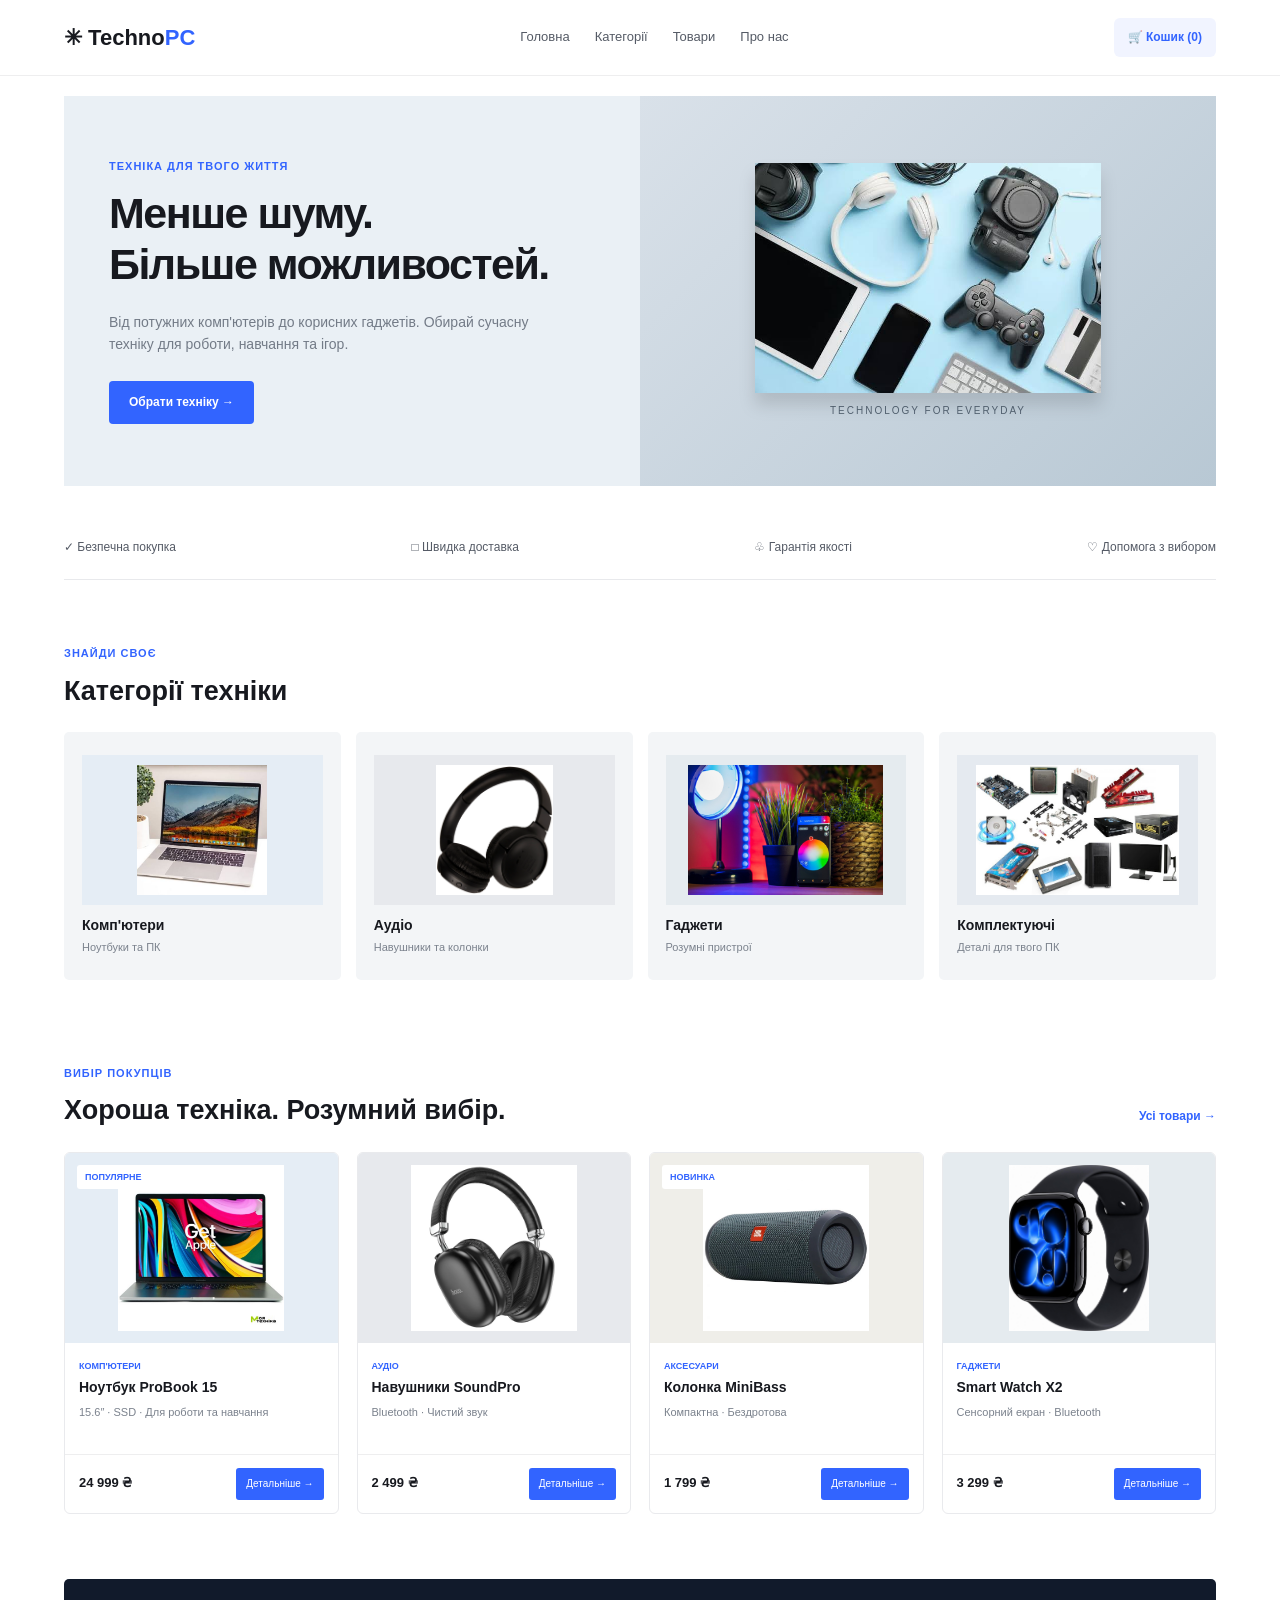
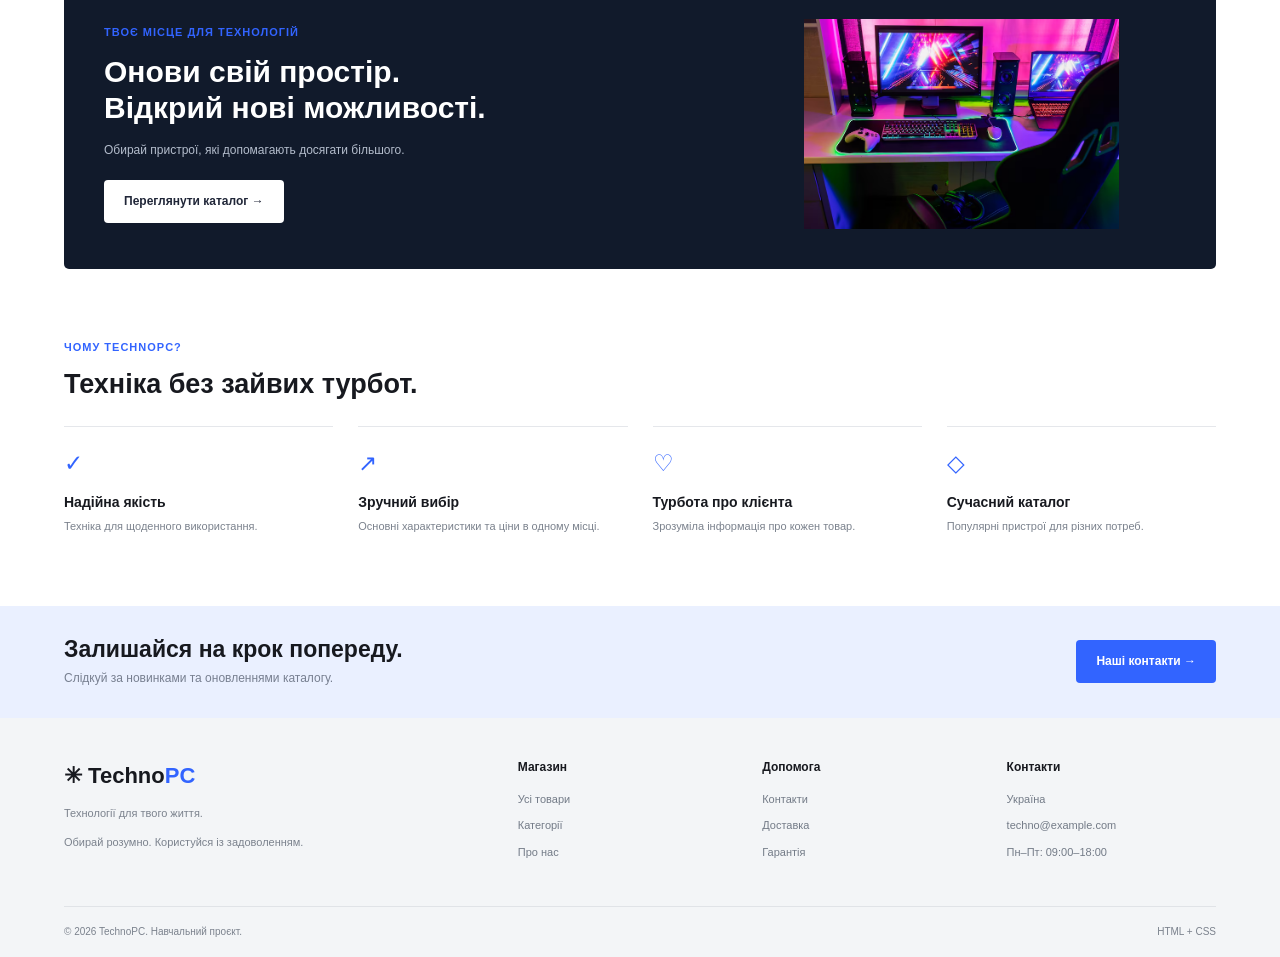
<file: index.html>
<!DOCTYPE html>
<html lang="uk">
<head>
    <meta charset="UTF-8">
    <meta name="viewport" content="width=device-width, initial-scale=1.0">
    <title>TechnoPC — Магазин техніки</title>
    <link rel="stylesheet" href="style.css">

    <!-- Google Tag Manager -->
<script>
    (function(w,d,s,l,i){w[l]=w[l]||[];w[l].push({'gtm.start':
    new Date().getTime(),event:'gtm.js'});var f=d.getElementsByTagName(s)[0],
    j=d.createElement(s),dl=l!='dataLayer'?'&l='+l:'';j.async=true;j.src=
    'https://www.googletagmanager.com/gtm.js?id='+i+dl;f.parentNode.insertBefore(j,f);
    })(window,document,'script','dataLayer','GTM-PHX2DRB3');
</script>
    <!-- End Google Tag Manager -->
</head>
<body>
    <!-- Google Tag Manager (noscript) -->
<noscript>
    <iframe src="https://www.googletagmanager.com/ns.html?id=GTM-PHX2DRB3"
    height="0" width="0" style="display:none;visibility:hidden"></iframe>
</noscript>
<!-- End Google Tag Manager (noscript) -->
    <header class="header">
        <div class="container navigation">
            <a href="#" class="logo">✳ Techno<span>PC</span></a>

            <nav>
                <a href="#">Головна</a>
                <a href="#categories">Категорії</a>
                <a href="#products">Товари</a>
                <a href="#about">Про нас</a>
            </nav>

            <a href="cart.html" class="cart">
                🛒 Кошик (<span id="cart-count">0</span>)
            </a>
        </div>
    </header>

    <main>
        <section class="hero container">
            <div class="hero-text">
                <p class="small-title">ТЕХНІКА ДЛЯ ТВОГО ЖИТТЯ</p>
                <h1>Менше шуму.<br>Більше можливостей.</h1>
                <p class="description">
                    Від потужних комп'ютерів до корисних гаджетів.
                    Обирай сучасну техніку для роботи, навчання та ігор.
                </p>
                <a href="#products" class="button">Обрати техніку →</a>
            </div>

            <div class="hero-image">
                <div class="headphones">
                    <img src="images (8).jfif" alt="Навушники SoundPro">
                </div>
                <p>TECHNOLOGY FOR EVERYDAY</p>
            </div>
        </section>

        <section class="advantages container">
            <div>✓ Безпечна покупка</div>
            <div>□ Швидка доставка</div>
            <div>♧ Гарантія якості</div>
            <div>♡ Допомога з вибором</div>
        </section>

        <section class="container categories" id="categories">
            <div class="section-heading">
                <div>
                    <p class="small-title">ЗНАЙДИ СВОЄ</p>
                    <h2>Категорії техніки</h2>
                </div>
            </div>

            <div class="category-grid">
                <a href="#products" class="category-card">
                    <div class="product-image laptop">
                        <img src="images (7).jfif" alt="Комп'ютери">
                    </div>
                    <h3>Комп'ютери</h3>
                    <p>Ноутбуки та ПК</p>
                </a>

                <a href="#products" class="category-card">
                    <div class="product-image audio">
                        <img src="img_2742.jpg" alt="Аудіотехніка">
                    </div>
                    <h3>Аудіо</h3>
                    <p>Навушники та колонки</p>
                </a>

                <a href="#products" class="category-card">
                    <div class="product-image watch">
                        <img src="prev-top-smart-pristroiv_1.jpg" alt="Гаджети">
                    </div>
                    <h3>Гаджети</h3>
                    <p>Розумні пристрої</p>
                </a>

                <a href="#products" class="category-card">
                    <div class="product-image components">
                        <img src="Komplektuyushchie-dlya-PK.jpg" alt="Комплектуючі">
                    </div>
                    <h3>Комплектуючі</h3>
                    <p>Деталі для твого ПК</p>
                </a>
            </div>
        </section>

        <section class="container products" id="products">
            <div class="section-heading">
                <div>
                    <p class="small-title">ВИБІР ПОКУПЦІВ</p>
                    <h2>Хороша техніка. Розумний вибір.</h2>
                </div>

                <a href="#products" class="all-products">Усі товари →</a>
            </div>

            <div class="product-grid">

                <article class="product-card">
                    <div class="product-image laptop">
                        <span class="label">ПОПУЛЯРНЕ</span>
                        <img src="461d7a5cf4084313a74f0fc20555a059.jpg"
                             alt="Ноутбук ProBook 15">
                    </div>

                    <p class="product-category">КОМП'ЮТЕРИ</p>
                    <h3>Ноутбук ProBook 15</h3>
                    <p class="product-description">15.6″ · SSD · Для роботи та навчання</p>

                    <div class="product-bottom">
                        <strong>24 999 ₴</strong>
                        <a href="laptop.html" class="buy-button">Детальніше →</a>
                    </div>
                </article>

                <article class="product-card">
                    <div class="product-image audio">
                        <img src="besprovodnye-naushniki-hoco-w35-1.webp"
                             alt="Навушники SoundPro">
                    </div>

                    <p class="product-category">АУДІО</p>
                    <h3>  Навушники SoundPro</h3>
                    <p class="product-description">Bluetooth · Чистий звук</p>

                    <div class="product-bottom">
                        <strong>2 499 ₴</strong>
                        <a href="headphones.html" class="buy-button">Детальніше →</a>
                    </div>
                </article>

                <article class="product-card">
                    <div class="product-image speaker">
                        <span class="label">НОВИНКА</span>
                        <img src="slider0TBh39-desktop.webp"
                             alt="Колонка MiniBass">
                    </div>

                    <p class="product-category">АКСЕСУАРИ</p>
                    <h3>  Колонка MiniBass</h3>
                    <p class="product-description">Компактна · Бездротова</p>

                    <div class="product-bottom">
                        <strong>1 799 ₴</strong>
                        <a href="speaker.html" class="buy-button">Детальніше →</a>
                    </div>
                </article>

                <article class="product-card">
                    <div class="product-image watch">
                        <img src="666513948.jpg"
                             alt="Smart Watch X2">
                    </div>

                    <p class="product-category">ГАДЖЕТИ</p>
                    <h3>  Smart Watch X2</h3>
                    <p class="product-description">Сенсорний екран · Bluetooth</p>

                    <div class="product-bottom">
                        <strong>3 299 ₴</strong>
                        <a href="watch.html" class="buy-button">Детальніше →</a>
                    </div>
                </article>

            </div>
        </section>

        <section class="promo container">
            <div>
                <p class="small-title">ТВОЄ МІСЦЕ ДЛЯ ТЕХНОЛОГІЙ</p>
                <h2>Онови свій простір.<br>Відкрий нові можливості.</h2>
                <p>Обирай пристрої, які допомагають досягати більшого.</p>
                <a href="#products" class="button light-button">Переглянути каталог →</a>
            </div>

            <div class="promo-icon">
                <img src="high-angle-gaming-setup-with-computer_23-2149829138.avif"
                     alt="Комп'ютерна техніка">
            </div>
        </section>

        <section class="container benefits" id="about">
            <div class="section-heading">
                <div>
                    <p class="small-title">ЧОМУ TECHNOPC?</p>
                    <h2>Техніка без зайвих турбот.</h2>
                </div>
            </div>

            <div class="benefit-grid">
                <div>
                    <span>✓</span>
                    <h3>Надійна якість</h3>
                    <p>Техніка для щоденного використання.</p>
                </div>

                <div>
                    <span>↗</span>
                    <h3>Зручний вибір</h3>
                    <p>Основні характеристики та ціни в одному місці.</p>
                </div>

                <div>
                    <span>♡</span>
                    <h3>Турбота про клієнта</h3>
                    <p>Зрозуміла інформація про кожен товар.</p>
                </div>

                <div>
                    <span>◇</span>
                    <h3>Сучасний каталог</h3>
                    <p>Популярні пристрої для різних потреб.</p>
                </div>
            </div>
        </section>

        <section class="newsletter">
            <div class="container newsletter-inner">
                <div>
                    <h2>Залишайся на крок попереду.</h2>
                    <p>Слідкуй за новинками та оновленнями каталогу.</p>
                </div>

                <a href="#contacts" class="button">Наші контакти →</a>
            </div>
        </section>
    </main>

    <footer class="footer" id="contacts">
        <div class="container footer-grid">

            <div class="footer-brand">
                <a href="#" class="logo">✳ Techno<span>PC</span></a>
                <p>Технології для твого життя.</p>
                <p>Обирай розумно. Користуйся із задоволенням.</p>
            </div>

            <div>
                <h4>Магазин</h4>
                <a href="#products">Усі товари</a>
                <a href="#categories">Категорії</a>
                <a href="#about">Про нас</a>
            </div>

            <div>
                <h4>Допомога</h4>
                <a href="#contacts">Контакти</a>
                <a href="#contacts">Доставка</a>
                <a href="#contacts">Гарантія</a>
            </div>

            <div>
                <h4>Контакти</h4>
                <p>Україна</p>
                <p>techno@example.com</p>
                <p>Пн–Пт: 09:00–18:00</p>
            </div>

        </div>

        <div class="container footer-bottom">
            <p>© 2026 TechnoPC. Навчальний проєкт.</p>
            <p>HTML + CSS</p>
        </div>
    </footer>

    <script src="script.js"></script>
</body>
</html>
</file>
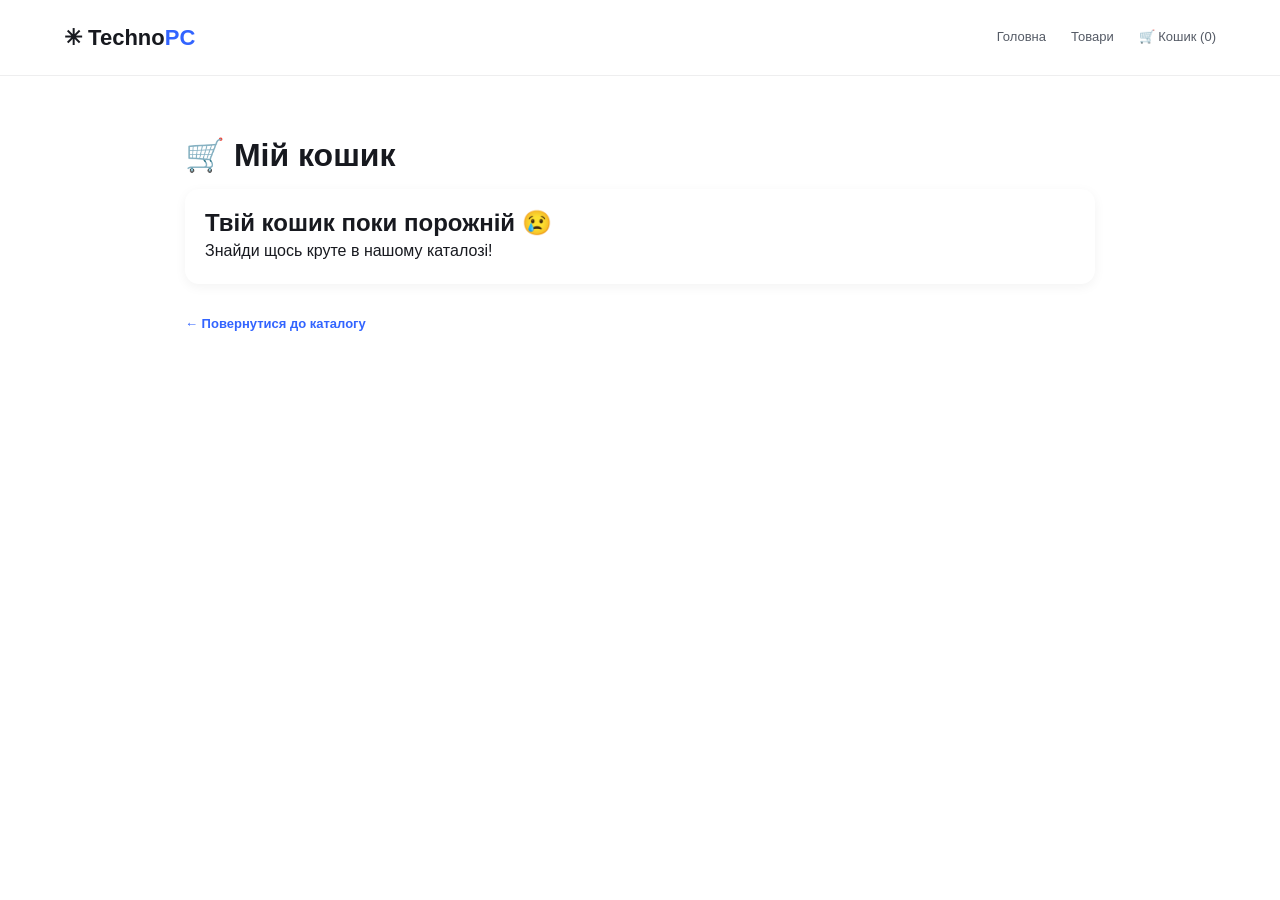
<file: cart.html>
<!DOCTYPE html>
<html lang="uk">
<head>
    <meta charset="UTF-8">
    <meta name="viewport" content="width=device-width, initial-scale=1.0">
    <title>Кошик — TechnoPC</title>
    <link rel="stylesheet" href="style.css">

    <style>
        .cart-page {
            max-width: 950px;
            margin: 40px auto;
            padding: 20px;
        }

        .cart-item, .cart-summary, .empty-cart,
        .checkout-form, .checkout-success {
            background: white;
            border-radius: 14px;
            padding: 20px;
            margin: 15px 0;
            box-shadow: 0 3px 12px #0000000d;
        }

        .cart-item {
            display: flex;
            justify-content: space-between;
            align-items: center;
            gap: 18px;
            flex-wrap: wrap;
        }

        .cart-controls {
            display: flex;
            align-items: center;
            gap: 10px;
            flex-wrap: wrap;
        }

        .cart-controls button, .clear-button {
            padding: 9px 13px;
            border: 0;
            border-radius: 8px;
            cursor: pointer;
        }

        .qty-button {
            background: #e5efff;
            color: #1764d8;
        }

        .remove-button, .clear-button {
            background: #ffe8e8;
            color: #c62828;
        }

        .cart-price {
            color: #1764d8;
            font-weight: bold;
        }

        .cart-summary h2 {
            margin-top: 0;
        }

        .back-link {
            display: inline-block;
            margin: 15px 0;
            text-decoration: none;
        }

        .checkout-form {
            margin-top: 25px;
        }

        .checkout-form h2 {
            margin-top: 0;
        }

        .checkout-form label {
            display: block;
            margin: 15px 0 6px;
            font-weight: bold;
        }

        .checkout-form input,
        .checkout-form textarea {
            width: 100%;
            box-sizing: border-box;
            padding: 13px;
            border: 1px solid #d5dbea;
            border-radius: 9px;
            font-size: 15px;
            font-family: inherit;
        }

        .checkout-form textarea {
            resize: vertical;
            min-height: 85px;
        }

        .checkout-button {
            margin-top: 20px;
            padding: 13px 22px;
            border: none;
            border-radius: 9px;
            background: #3264ff;
            color: white;
            font-size: 16px;
            font-weight: bold;
            cursor: pointer;
        }

        .checkout-button:hover {
            background: #2452df;
        }

        .checkout-success {
            border: 1px solid #b7e5c4;
            background: #f0fff4;
        }

        .checkout-success h2 {
            color: #218344;
        }

        [hidden] {
            display: none !important;
        }
    </style>
</head>

<body>

<header class="header">
    <div class="container navigation">
        <a href="index.html" class="logo">✳ Techno<span>PC</span></a>

        <nav>
            <a href="index.html">Головна</a>
            <a href="index.html#products">Товари</a>
            <a href="cart.html">🛒 Кошик (<span id="cart-count">0</span>)</a>
        </nav>
    </div>
</header>

<main class="cart-page">

    <h1>🛒 Мій кошик</h1>

    <div id="cart-items"></div>

    <section class="cart-summary" id="cart-summary" hidden>

        <h2>Разом: <span id="cart-total">0</span> ₴</h2>

        <button class="clear-button" id="clear-cart" type="button">
            🗑️ Очистити кошик
        </button>

        <form class="checkout-form" id="checkout-form">

            <h2>Оформлення замовлення</h2>
            <p>Заповни свої контактні дані для оформлення замовлення.</p>

            <label for="customer-name">Ім'я та прізвище</label>
            <input
                type="text"
                id="customer-name"
                placeholder="Наприклад, Іван Петренко"
                required
                minlength="2"
                maxlength="60"
            >

            <label for="customer-phone">Номер телефону</label>
            <input
                type="tel"
                id="customer-phone"
                placeholder="+380 XX XXX XX XX"
                required
                minlength="9"
                maxlength="20"
            >

            <label for="customer-address">Адреса доставки</label>
            <textarea
                id="customer-address"
                placeholder="Місто, вулиця, будинок"
                required
                minlength="5"
                maxlength="200"
            ></textarea>

            <button class="checkout-button" type="submit">
                Підтвердити замовлення →
            </button>

        </form>

    </section>

    <div class="checkout-success" id="checkout-message" hidden></div>

    <a class="back-link" href="index.html#products">
        ← Повернутися до каталогу
    </a>

</main>

<script src="script.js"></script>

</body>
</html>
</file>
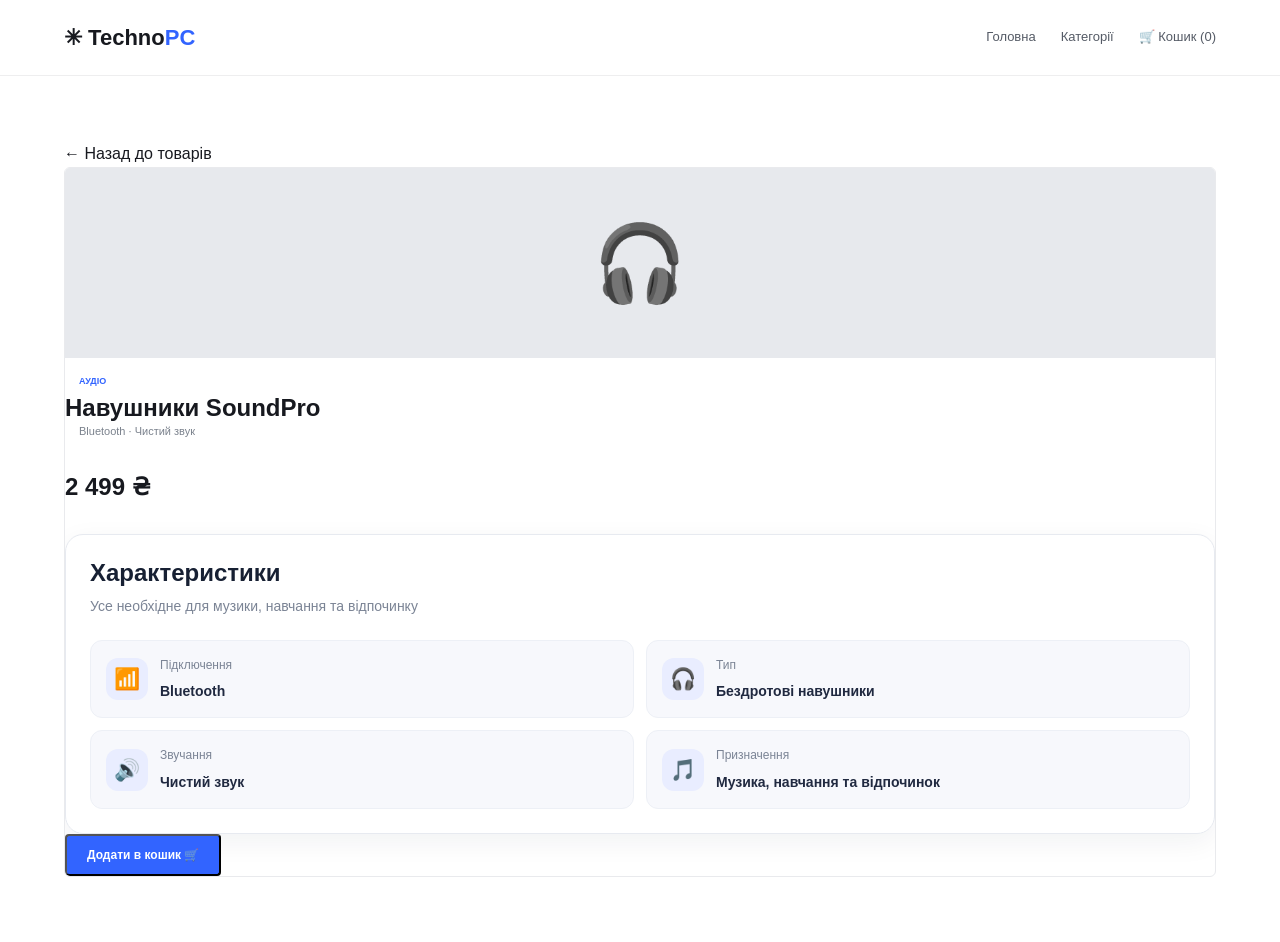
<file: headphones.html>
<!DOCTYPE html>
<html lang="uk">
<head>
    <!DOCTYPE html>
<html lang="ru">
<head>
    <meta charset="UTF-8">
    <meta name="viewport" content="width=device-width, initial-scale=1.0">


    <title>TechnoPC</title>
    <link rel="stylesheet" href="style.css">
</head>
    <meta charset="UTF-8">
    <meta name="viewport" content="width=device-width, initial-scale=1.0">
    <title>Навушники SoundPro — TechnoPC</title>
    <link rel="stylesheet" href="style.css">
</head>
<body>
<header class="header">
    <div class="container navigation">
        <a href="index.html" class="logo">✳ Techno<span>PC</span></a>
        <nav>
            <a href="index.html">Головна</a>
            <a href="index.html#categories">Категорії</a>
            <a href="cart.html">🛒 Кошик (<span id="cart-count">0</span>)</a>
        </nav>
    </div>
</header>

<main class="container products">
    <p><a href="index.html#products">← Назад до товарів</a></p>

    <article class="product-card">
        <div class="product-image audio">
            <span class="emoji">🎧</span>
        </div>

        <p class="product-category">АУДІО</p>
        <h1>Навушники SoundPro</h1>
        <p class="product-description">Bluetooth · Чистий звук</p>
        <h2>2 499 ₴</h2>

        <section class="product-specs">
            <h2>Характеристики</h2>
            <p class="specs-subtitle">
                Усе необхідне для музики, навчання та відпочинку
            </p>

            <div class="specs-grid">
                <div class="spec-item">
                    <span class="spec-icon">📶</span>
                    <div>
                        <span class="spec-label">Підключення</span>
                        <span class="spec-value">Bluetooth</span>
                    </div>
                </div>

                <div class="spec-item">
                    <span class="spec-icon">🎧</span>
                    <div>
                        <span class="spec-label">Тип</span>
                        <span class="spec-value">Бездротові навушники</span>
                    </div>
                </div>

                <div class="spec-item">
                    <span class="spec-icon">🔊</span>
                    <div>
                        <span class="spec-label">Звучання</span>
                        <span class="spec-value">Чистий звук</span>
                    </div>
                </div>

                <div class="spec-item">
                    <span class="spec-icon">🎵</span>
                    <div>
                        <span class="spec-label">Призначення</span>
                        <span class="spec-value">Музика, навчання та відпочинок</span>
                    </div>
                </div>
            </div>
        </section>

        <button class="button" id="add-to-cart"
            data-id="soundpro"
            data-name="Навушники SoundPro"
            data-price="2499"
            type="button">
            Додати в кошик 🛒
        </button>
    </article>
</main>

<script src="script.js"></script>
</body>
</html>
</file>
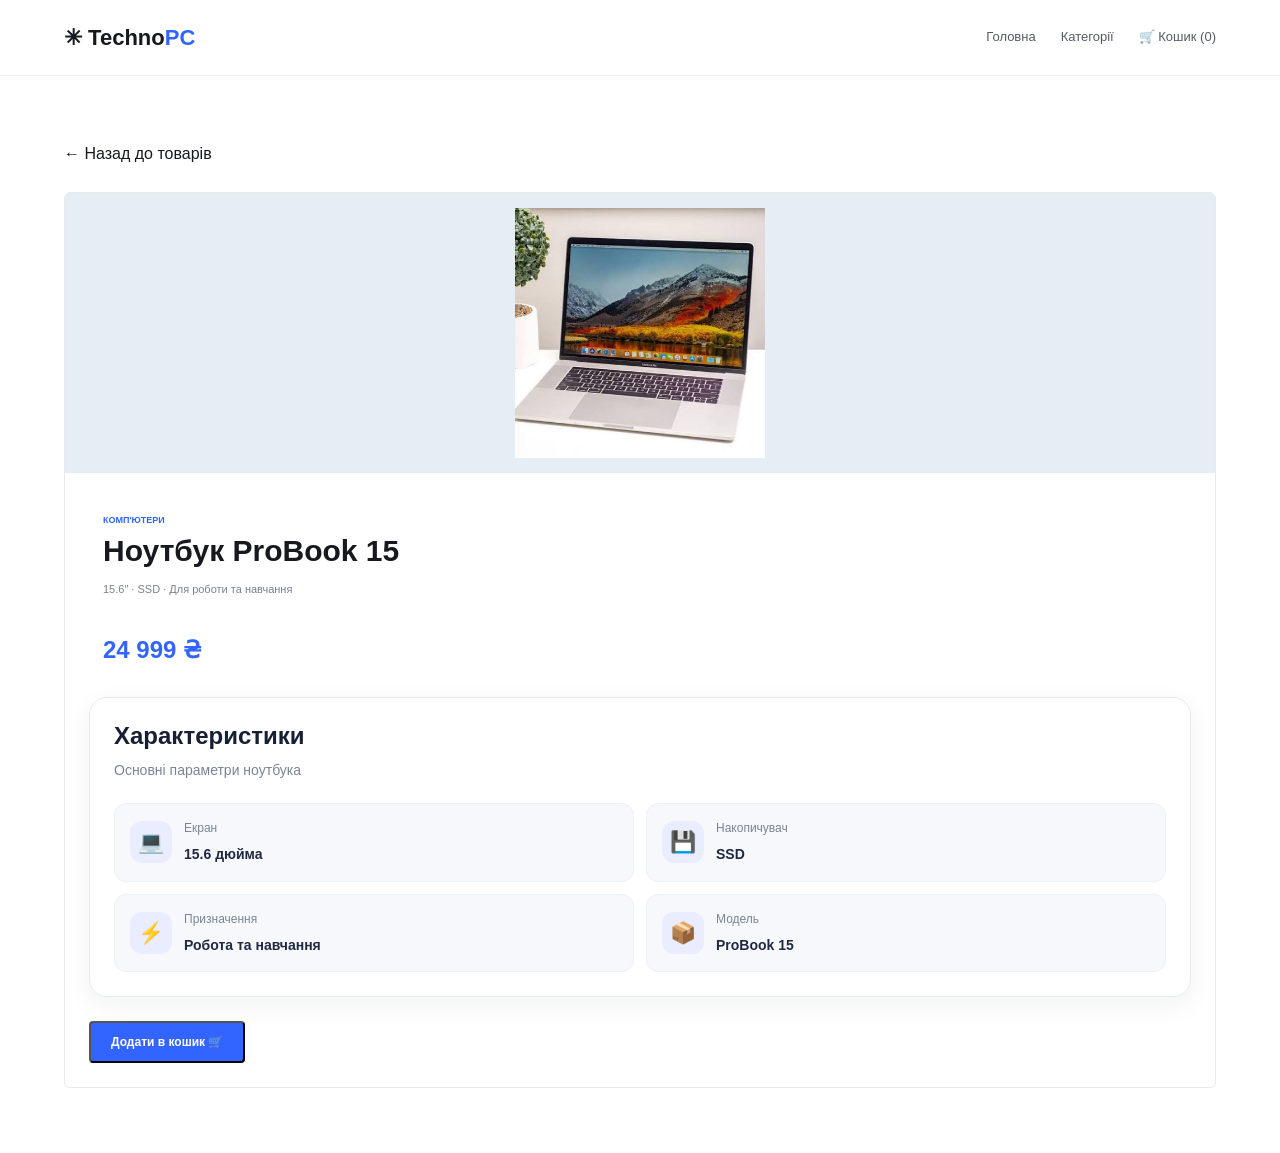
<file: laptop.html>
<!DOCTYPE html>
<html lang="uk">
<head>
    <!DOCTYPE html>
<html lang="ru">
<head>
    <meta charset="UTF-8">
    <meta name="viewport" content="width=device-width, initial-scale=1.0">

    <title>TechnoPC</title>
    <link rel="stylesheet" href="style.css">
</head>
    <meta charset="UTF-8">
    <meta name="viewport" content="width=device-width, initial-scale=1.0">
    <title>Ноутбук ProBook 15 — TechnoPC</title>
    <link rel="stylesheet" href="style.css">
</head>
<body>

<header class="header">
    <div class="container navigation">
        <a href="index.html" class="logo">✳ Techno<span>PC</span></a>
        <nav>
            <a href="index.html">Головна</a>
            <a href="index.html#categories">Категорії</a>
            <a href="cart.html">🛒 Кошик (<span id="cart-count">0</span>)</a>
        </nav>
    </div>
</header>

<main class="container products">
    <p style="margin-bottom: 25px;">
        <a href="index.html#products">← Назад до товарів</a>
    </p>

    <article class="product-card">
        <div class="product-image laptop" style="height: 280px;">
            <div class="product-image laptop" style="height: 280px; padding: 15px; box-sizing: border-box;">
    <img
        src="images (7).jfif"
        alt="Ноутбук ProBook 15"
        style="width: 100%; height: 100%; object-fit: contain; display: block;"
    >
</div>
        </div>

        <div style="padding: 24px;">
            <p class="product-category">КОМП'ЮТЕРИ</p>
            <h1 style="margin: 0 14px 12px; font-size: 30px;">
                Ноутбук ProBook 15
            </h1>

            <p class="product-description">
                15.6″ · SSD · Для роботи та навчання
            </p>

            <h2 style="margin: 20px 14px; color: #3264ff;">
                24 999 ₴
            </h2>

            <section class="product-specs">
                <h2>Характеристики</h2>
                <p class="specs-subtitle">
                    Основні параметри ноутбука
                </p>

                <div class="specs-grid">
                    <div class="spec-item">
                        <span class="spec-icon">💻</span>
                        <div>
                            <span class="spec-label">Екран</span>
                            <span class="spec-value">15.6 дюйма</span>
                        </div>
                    </div>

                    <div class="spec-item">
                        <span class="spec-icon">💾</span>
                        <div>
                            <span class="spec-label">Накопичувач</span>
                            <span class="spec-value">SSD</span>
                        </div>
                    </div>

                    <div class="spec-item">
                        <span class="spec-icon">⚡</span>
                        <div>
                            <span class="spec-label">Призначення</span>
                            <span class="spec-value">Робота та навчання</span>
                        </div>
                    </div>

                    <div class="spec-item">
                        <span class="spec-icon">📦</span>
                        <div>
                            <span class="spec-label">Модель</span>
                            <span class="spec-value">ProBook 15</span>
                        </div>
                    </div>
                </div>
            </section>

            <button class="button"
                id="add-to-cart"
                data-id="probook15"
                data-name="Ноутбук ProBook 15"
                data-price="24999"
                type="button"
                style="margin-top: 24px; cursor: pointer;">
                Додати в кошик 🛒
            </button>
        </div>
    </article>
</main>

<script src="script.js"></script>
</body>
</html>
</file>
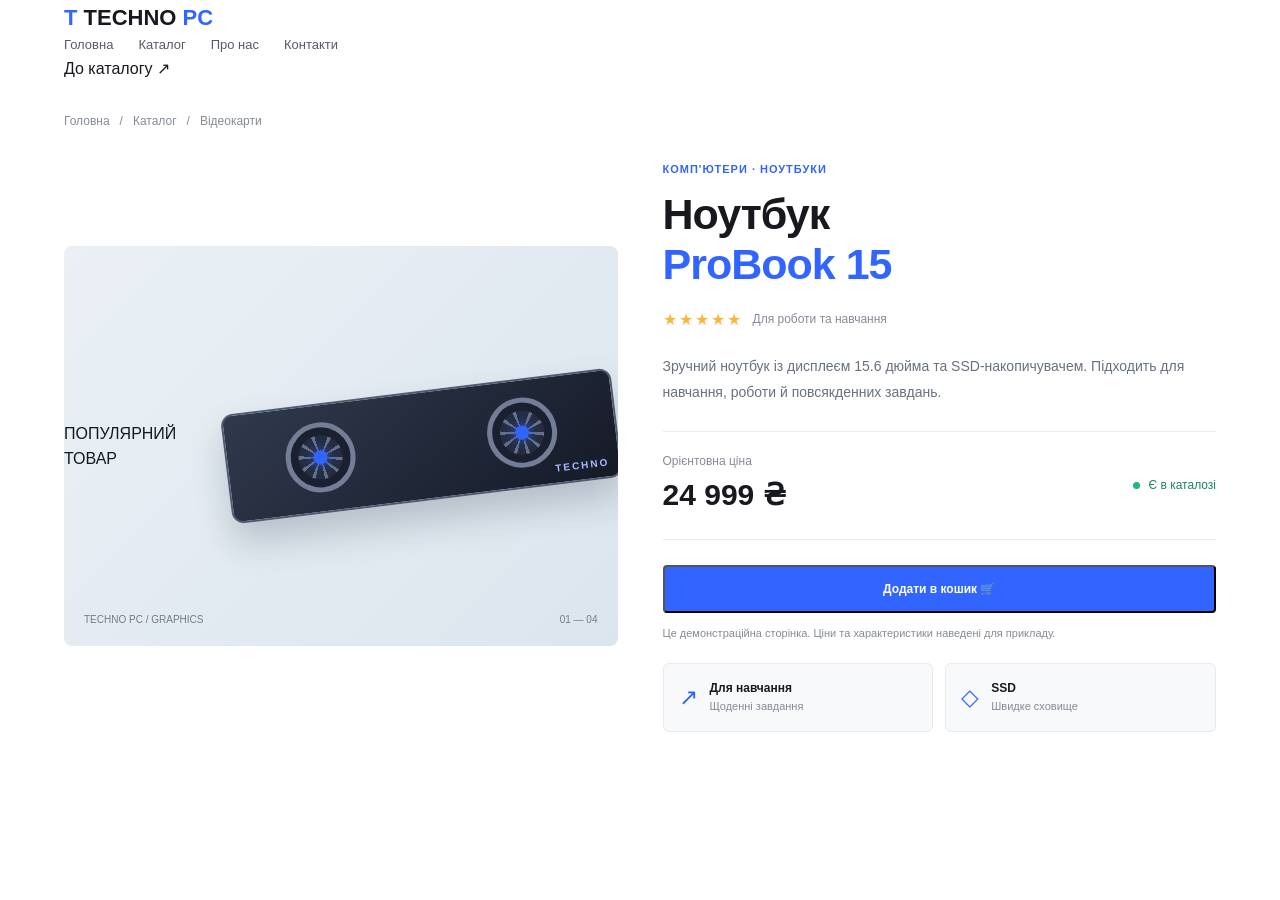
<file: product.html>
<!DOCTYPE html>
<html lang="uk">
<head>
  <!DOCTYPE html>
<html lang="ru">
<head>
    <meta charset="UTF-8">
    <meta name="viewport" content="width=device-width, initial-scale=1.0">
    <title>TechnoPC</title>
    <link rel="stylesheet" href="style.css">
</head>
  <meta charset="UTF-8">
  <meta name="viewport" content="width=device-width, initial-scale=1.0">
  <meta name="description" content="Відеокарта GeForce RTX 4070 SUPER — характеристики та опис.">
  <title>GeForce RTX 4070 SUPER — TechnoPC</title>
  <link rel="stylesheet" href="style.css">
</head>
<body>
  <header class="site-header">
    <div class="container header-inner">
      <a class="logo" href="index.html"><span class="logo-mark">T </span> TECHNO <span class="logo-accent"> PC</span></a>
      <nav class="main-nav" aria-label="Головна навігація"><a href="index.html">Головна</a><a class="active" href="index.html#catalog">Каталог</a><a href="index.html#about">Про нас</a><a href="index.html#contacts">Контакти</a></nav>
      <a class="header-button" href="index.html#catalog">До каталогу <span>↗</span></a>
    </div>
  </header>

  <main class="product-page">
    <div class="container">
      <div class="breadcrumbs"><a href="index.html">Головна</a><span>/</span><a href="index.html#catalog">Каталог</a><span>/</span><span>Відеокарти</span></div>
      <div class="detail-layout">
        <div class="detail-visual">
          <span class="product-label">ПОПУЛЯРНИЙ ТОВАР</span>
          <div class="gpu-illustration large-gpu"><div class="gpu-fan"></div><div class="gpu-fan second"></div><div class="gpu-brand">TECHNO</div></div>
          <div class="visual-caption"><span>TECHNO PC / GRAPHICS</span><span>01 — 04</span></div>
        </div>
        
<div class="detail-info">
    <p class="product-category">КОМП'ЮТЕРИ · НОУТБУКИ</p>

    <h1>Ноутбук<br><span>ProBook 15</span></h1>

    <div class="rating">
        <span>★★★★★</span>
        <span class="rating-text">Для роботи та навчання</span>
    </div>

    <p class="detail-description">
        Зручний ноутбук із дисплеєм 15.6 дюйма та SSD-накопичувачем.
        Підходить для навчання, роботи й повсякденних завдань.
    </p>

    <div class="price-panel">
        <div>
            <span class="price-label">Орієнтовна ціна</span>
            <strong class="detail-price">24 999 ₴</strong>
        </div>
        <span class="availability"><i></i> Є в каталозі</span>
    </div>

    <button
        class="button button-primary order-button"
        id="add-to-cart"
        data-id="probook15"
        data-name="Ноутбук ProBook 15"
        data-price="24999"
        type="button">
        Додати в кошик 🛒
    </button>

    <p class="note">
        Це демонстраційна сторінка. Ціни та характеристики наведені для прикладу.
    </p>

    <div class="detail-perks">
        <div>
            <span>↗</span>
            <p><b>Для навчання</b><br>Щоденні завдання</p>
        </div>
        <div>
            <span>◇</span>
            <p><b>SSD</b><br>Швидке сховище</p>
        </div>
    </div>
</div>
      </div>
    </div>
  </main>
  <script src="script.js"></script>
</file>
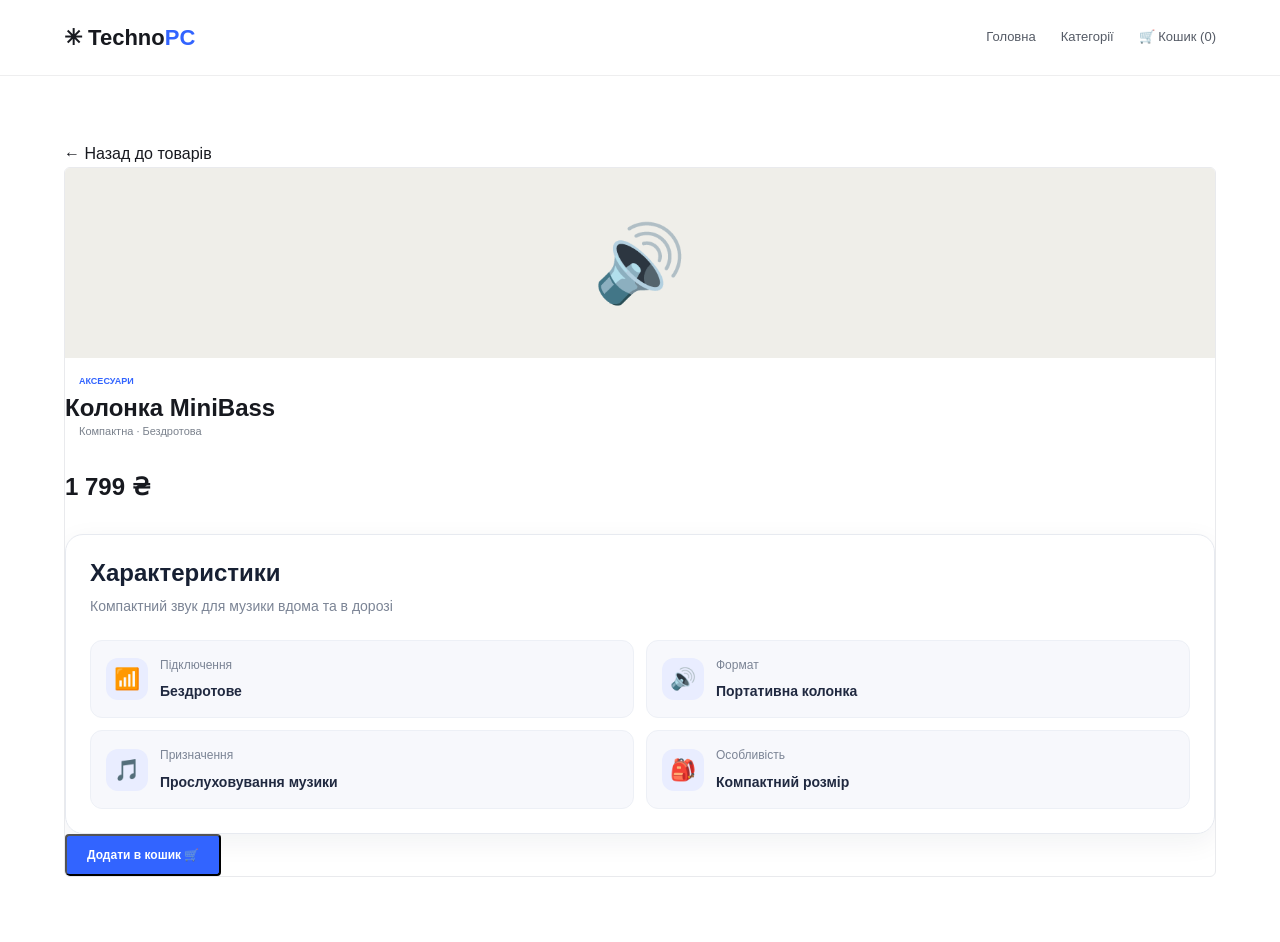
<file: speaker.html>
<!DOCTYPE html>
<html lang="uk">
<head>
    <!DOCTYPE html>
<html lang="ru">
<head>
    <meta charset="UTF-8">
    <meta name="viewport" content="width=device-width, initial-scale=1.0">

    <title>TechnoPC</title>
    <link rel="stylesheet" href="style.css">
</head>
    <meta charset="UTF-8">
    <meta name="viewport" content="width=device-width, initial-scale=1.0">
    <title>Колонка MiniBass — TechnoPC</title>
    <link rel="stylesheet" href="style.css">
</head>
<body>
<header class="header">
    <div class="container navigation">
        <a href="index.html" class="logo">✳ Techno<span>PC</span></a>
        <nav>
            <a href="index.html">Головна</a>
            <a href="index.html#categories">Категорії</a>
            <a href="cart.html">🛒 Кошик (<span id="cart-count">0</span>)</a>
        </nav>
    </div>
</header>

<main class="container products">
    <p><a href="index.html#products">← Назад до товарів</a></p>

    <article class="product-card">
        <div class="product-image speaker">
            <span class="emoji">🔊</span>
        </div>

        <p class="product-category">АКСЕСУАРИ</p>
        <h1>Колонка MiniBass</h1>
        <p class="product-description">Компактна · Бездротова</p>
        <h2>1 799 ₴</h2>

        <section class="product-specs">
            <h2>Характеристики</h2>
            <p class="specs-subtitle">
                Компактний звук для музики вдома та в дорозі
            </p>

            <div class="specs-grid">
                <div class="spec-item">
                    <span class="spec-icon">📶</span>
                    <div>
                        <span class="spec-label">Підключення</span>
                        <span class="spec-value">Бездротове</span>
                    </div>
                </div>

                <div class="spec-item">
                    <span class="spec-icon">🔊</span>
                    <div>
                        <span class="spec-label">Формат</span>
                        <span class="spec-value">Портативна колонка</span>
                    </div>
                </div>

                <div class="spec-item">
                    <span class="spec-icon">🎵</span>
                    <div>
                        <span class="spec-label">Призначення</span>
                        <span class="spec-value">Прослуховування музики</span>
                    </div>
                </div>

                <div class="spec-item">
                    <span class="spec-icon">🎒</span>
                    <div>
                        <span class="spec-label">Особливість</span>
                        <span class="spec-value">Компактний розмір</span>
                    </div>
                </div>
            </div>
        </section>

        <button class="button" id="add-to-cart"
            data-id="minibass"
            data-name="Колонка MiniBass"
            data-price="1799"
            type="button">
            Додати в кошик 🛒
        </button>
    </article>
</main>

<script src="script.js"></script>
</body>
</html>
</file>
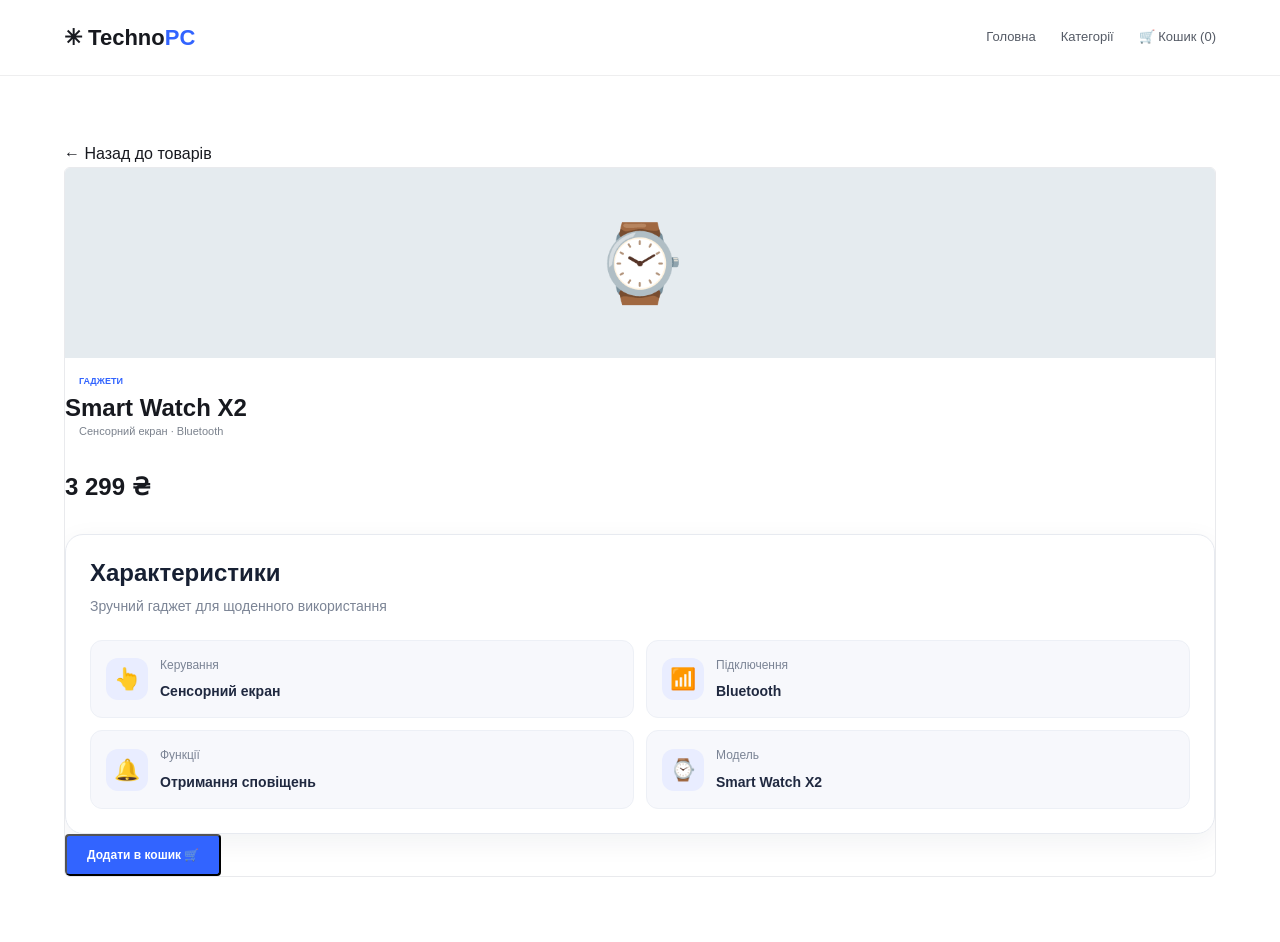
<file: watch.html>
<!DOCTYPE html>
<html lang="uk">
<head>
    <!DOCTYPE html>
<html lang="ru">
<head>
    <meta charset="UTF-8">
    <meta name="viewport" content="width=device-width, initial-scale=1.0">

    <title>TechnoPC</title>
    <link rel="stylesheet" href="style.css">

</head>
    <meta charset="UTF-8">
    <meta name="viewport" content="width=device-width, initial-scale=1.0">
    <title>Smart Watch X2 — TechnoPC</title>
    <link rel="stylesheet" href="style.css">
</head>
<body>
<header class="header">
    <div class="container navigation">
        <a href="index.html" class="logo">✳ Techno<span>PC</span></a>
        <nav>
            <a href="index.html">Головна</a>
            <a href="index.html#categories">Категорії</a>
            <a href="cart.html">🛒 Кошик (<span id="cart-count">0</span>)</a>
        </nav>
    </div>
</header>

<main class="container products">
    <p><a href="index.html#products">← Назад до товарів</a></p>

    <article class="product-card">
        <div class="product-image watch">
            <span class="emoji">⌚</span>
        </div>

        <p class="product-category">ГАДЖЕТИ</p>
        <h1>Smart Watch X2</h1>
        <p class="product-description">Сенсорний екран · Bluetooth</p>
        <h2>3 299 ₴</h2>

        <section class="product-specs">
            <h2>Характеристики</h2>
            <p class="specs-subtitle">
                Зручний гаджет для щоденного використання
            </p>

            <div class="specs-grid">
                <div class="spec-item">
                    <span class="spec-icon">👆</span>
                    <div>
                        <span class="spec-label">Керування</span>
                        <span class="spec-value">Сенсорний екран</span>
                    </div>
                </div>

                <div class="spec-item">
                    <span class="spec-icon">📶</span>
                    <div>
                        <span class="spec-label">Підключення</span>
                        <span class="spec-value">Bluetooth</span>
                    </div>
                </div>

                <div class="spec-item">
                    <span class="spec-icon">🔔</span>
                    <div>
                        <span class="spec-label">Функції</span>
                        <span class="spec-value">Отримання сповіщень</span>
                    </div>
                </div>

                <div class="spec-item">
                    <span class="spec-icon">⌚</span>
                    <div>
                        <span class="spec-label">Модель</span>
                        <span class="spec-value">Smart Watch X2</span>
                    </div>
                </div>
            </div>
        </section>

        <button class="button" id="add-to-cart"
            data-id="watchx2"
            data-name="Smart Watch X2"
            data-price="3299"
            type="button">
            Додати в кошик 🛒
        </button>
    </article>
</main>

<script src="script.js"></script>
</body>
</html>
</file>
<file: style.css>
/* ОСНОВНІ НАЛАШТУВАННЯ */

* {
    box-sizing: border-box;
    margin: 0;
    padding: 0;
}

html {
    scroll-behavior: smooth;
}

body {
    font-family: Arial, sans-serif;
    background-color: #ffffff;
    color: #17191f;
    line-height: 1.6;
}

a {
    color: inherit;
    text-decoration: none;
}

.container {
    width: 90%;
    max-width: 1200px;
    margin: 0 auto;
}

h1, h2, h3 {
    line-height: 1.2;
}

.small-title {
    color: #3264ff;
    font-size: 11px;
    font-weight: bold;
    letter-spacing: 1px;
    margin-bottom: 12px;
}

/* ШАПКА САЙТУ */

.header {
    border-bottom: 1px solid #eeeeef;
    background-color: #ffffff;
}

.navigation {
    min-height: 75px;
    display: flex;
    justify-content: space-between;
    align-items: center;
    gap: 25px;
}

.logo {
    font-size: 22px;
    font-weight: bold;
    white-space: nowrap;
}

.logo span {
    color: #3264ff;
}

nav {
    display: flex;
    gap: 25px;
}

nav a {
    color: #555b66;
    font-size: 13px;
}

nav a:hover {
    color: #3264ff;
}

.cart {
    background-color: #f1f4ff;
    color: #3264ff;
    padding: 10px 14px;
    border-radius: 6px;
    font-size: 12px;
    font-weight: bold;
}

/* ГОЛОВНИЙ БАНЕР */

.hero {
    min-height: 390px;
    display: grid;
    grid-template-columns: 1fr 1fr;
    background-color: #eaf0f5;
    margin-top: 20px;
    margin-bottom: 30px;
}

.hero-text {
    padding: 55px 45px;
    align-self: center;
}

.hero h1 {
    font-size: 43px;
    letter-spacing: -1.5px;
    margin-bottom: 20px;
}

.description {
    max-width: 430px;
    color: #737b87;
    font-size: 14px;
    margin-bottom: 25px;
}

.button {
    display: inline-block;
    padding: 12px 20px;
    background-color: #3264ff;
    color: #ffffff;
    border-radius: 4px;
    font-size: 12px;
    font-weight: bold;
}

.button:hover {
    background-color: #1749e8;
}

.hero-image {
    background: linear-gradient(135deg, #d9e1e9, #b8c8d4);
    display: flex;
    flex-direction: column;
    align-items: center;
    justify-content: center;
    min-height: 300px;
    overflow: hidden;
}

.headphones {
    font-size: 130px;
    filter: drop-shadow(0 12px 8px #00000020);
}

.hero-image p {
    color: #536271;
    font-size: 10px;
    letter-spacing: 2px;
    margin-top: 10px;
}

/* ПЕРЕВАГИ ПІД БАНЕРОМ */

.advantages {
    display: flex;
    justify-content: space-between;
    gap: 20px;
    padding: 22px 0;
    border-bottom: 1px solid #e8e9ec;
    color: #555b66;
    font-size: 12px;
}

/* ЗАГОЛОВКИ СЕКЦІЙ */

.categories,
.products,
.benefits {
    padding-top: 65px;
    padding-bottom: 20px;
}

.section-heading {
    display: flex;
    justify-content: space-between;
    align-items: end;
    margin-bottom: 25px;
    gap: 20px;
}

.section-heading h2 {
    font-size: 27px;
}

/* КАТЕГОРІЇ */

.category-grid {
    display: grid;
    grid-template-columns: repeat(4, 1fr);
    gap: 15px;
}

.category-card {
    padding: 23px 18px;
    background-color: #f3f5f7;
    border-radius: 5px;
    transition: background-color 0.2s;
}

.category-card:hover {
    background-color: #e9eeff;
}

.category-card span {
    font-size: 27px;
}

.category-card h3 {
    font-size: 14px;
    margin-top: 12px;
    margin-bottom: 5px;
}

.category-card p {
    color: #7b828d;
    font-size: 11px;
}

/* КАРТКИ ТОВАРІВ */

.products {
    padding-top: 65px;
    padding-bottom: 65px;
}

.all-products {
    color: #3264ff;
    font-size: 12px;
    font-weight: bold;
    white-space: nowrap;
}

.product-grid {
    display: grid;
    grid-template-columns: repeat(4, 1fr);
    gap: 18px;
}

.product-card {
    border: 1px solid #e9eaed;
    border-radius: 6px;
    overflow: hidden;
    transition: transform 0.2s, box-shadow 0.2s;
}

.product-card:hover {
    transform: translateY(-4px);
    box-shadow: 0 8px 25px #0000000c;
}

.product-image {
    height: 190px;
    display: flex;
    justify-content: center;
    align-items: center;
    position: relative;
}

.laptop {
    background-color: #e5edf5;
}

.audio {
    background-color: #e7e9ed;
}

.speaker {
    background-color: #efeee9;
}

.watch {
    background-color: #e5ebef;
}

.emoji {
    font-size: 75px;
}

.label {
    position: absolute;
    top: 12px;
    left: 12px;
    padding: 5px 8px;
    background-color: #ffffff;
    color: #3264ff;
    font-size: 9px;
    font-weight: bold;
    border-radius: 3px;
}

.product-category {
    margin: 16px 14px 6px;
    color: #3264ff;
    font-size: 9px;
    font-weight: bold;
}

.product-card h3 {
    margin: 0 14px 8px;
    font-size: 14px;
}

.product-description {
    min-height: 35px;
    margin: 0 14px 15px;
    color: #7b828d;
    font-size: 11px;
}

.product-bottom {
    display: flex;
    justify-content: space-between;
    align-items: center;
    gap: 8px;
    padding: 13px 14px;
    border-top: 1px solid #eeeeef;
}

.product-bottom strong {
    font-size: 13px;
}

.buy-button {
    background-color: #3264ff;
    color: white;
    padding: 8px 10px;
    border-radius: 3px;
    font-size: 10px;
    white-space: nowrap;
}

.buy-button:hover {
    background-color: #1749e8;
}

/* РЕКЛАМНИЙ БЛОК */

.promo {
    min-height: 270px;
    padding: 40px;
    display: flex;
    justify-content: space-between;
    align-items: center;
    gap: 25px;
    background-color: #111a2b;
    color: #ffffff;
    border-radius: 5px;
}

.promo h2 {
    font-size: 30px;
    margin-bottom: 15px;
}

.promo p:not(.small-title) {
    color: #b4bdcc;
    font-size: 12px;
    margin-bottom: 20px;
}

.promo-icon {
    font-size: 115px;
}

.light-button {
    background-color: #ffffff;
    color: #202638;
}

.light-button:hover {
    background-color: #e8edff;
}

/* ПЕРЕВАГИ МАГАЗИНУ */

.benefits {
    padding-top: 70px;
    padding-bottom: 70px;
}

.benefit-grid {
    display: grid;
    grid-template-columns: repeat(4, 1fr);
    gap: 25px;
}

.benefit-grid div {
    border-top: 1px solid #e5e7eb;
    padding-top: 18px;
}

.benefit-grid span {
    color: #3264ff;
    font-size: 23px;
}

.benefit-grid h3 {
    font-size: 14px;
    margin: 12px 0 8px;
}

.benefit-grid p {
    color: #7b828d;
    font-size: 11px;
}

/* НИЖНІЙ ІНФОРМАЦІЙНИЙ БЛОК */

.newsletter {
    background-color: #eaf0ff;
    padding: 30px 0;
}

.newsletter-inner {
    display: flex;
    justify-content: space-between;
    align-items: center;
    gap: 20px;
}

.newsletter h2 {
    font-size: 23px;
    margin-bottom: 5px;
}

.newsletter p {
    color: #777f90;
    font-size: 12px;
}

/* ПІДВАЛ */

.footer {
    background-color: #f3f5f7;
    padding-top: 40px;
}

.footer-grid {
    display: grid;
    grid-template-columns: 2fr 1fr 1fr 1fr;
    gap: 35px;
    padding-bottom: 35px;
}

.footer-brand p {
    color: #7b828d;
    font-size: 11px;
    margin-top: 12px;
}

.footer-grid h4 {
    font-size: 12px;
    margin-bottom: 14px;
}

.footer-grid > div:not(:first-child) a,
.footer-grid > div:not(:first-child) p {
    display: block;
    color: #737b87;
    font-size: 11px;
    margin-bottom: 9px;
}

.footer-grid a:hover {
    color: #3264ff;
}

.footer-bottom {
    border-top: 1px solid #e0e3e7;
    display: flex;
    justify-content: space-between;
    padding-top: 17px;
    padding-bottom: 17px;
    color: #7b828d;
    font-size: 10px;
}

/* АДАПТАЦІЯ ДЛЯ ПЛАНШЕТІВ */

@media (max-width: 900px) {
    .navigation {
        flex-wrap: wrap;
        padding: 15px 0;
    }

    nav {
        gap: 15px;
    }

    .hero h1 {
        font-size: 34px;
    }

    .hero-text {
        padding: 35px 25px;
    }

    .category-grid,
    .product-grid {
        grid-template-columns: repeat(2, 1fr);
    }

    .benefit-grid {
        grid-template-columns: repeat(2, 1fr);
    }
}

/* АДАПТАЦІЯ ДЛЯ ТЕЛЕФОНІВ */

@media (max-width: 600px) {
    .container {
        width: 92%;
    }

    .navigation {
        justify-content: space-between;
    }

    nav {
        width: 100%;
        justify-content: space-between;
        order: 3;
        gap: 8px;
    }

    nav a {
        font-size: 11px;
    }

    .cart {
        font-size: 10px;
        padding: 8px;
    }

    .hero {
        grid-template-columns: 1fr;
    }

    .hero-text {
        padding: 35px 22px;
    }

    .hero h1 {
        font-size: 35px;
    }

    .hero-image {
        min-height: 220px;
    }

    .headphones {
        font-size: 95px;
    }

    .advantages {
        display: grid;
        grid-template-columns: 1fr 1fr;
        font-size: 10px;
        gap: 15px;
    }

    .categories,
    .products {
        padding-top: 45px;
        padding-bottom: 30px;
    }

    .section-heading {
        align-items: flex-start;
        flex-direction: column;
    }

    .section-heading h2 {
        font-size: 24px;
    }

    .category-grid {
        gap: 10px;
    }

    .category-card {
        padding: 15px 12px;
    }

    .product-grid {
        gap: 10px;
    }

    .product-image {
        height: 135px;
    }

    .emoji {
        font-size: 55px;
    }

    .product-card h3 {
        font-size: 12px;
    }

    .product-description {
        font-size: 10px;
    }

    .product-bottom {
        align-items: flex-start;
        flex-direction: column;
    }

    .promo {
        padding: 25px 20px;
    }

    .promo h2 {
        font-size: 24px;
    }

    .promo-icon {
        display: none;
    }

    .benefit-grid {
        grid-template-columns: 1fr 1fr;
        gap: 20px;
    }

    .newsletter-inner {
        align-items: flex-start;
        flex-direction: column;
    }

    .newsletter h2 {
        font-size: 21px;
    }

    .footer-grid {
        grid-template-columns: 1fr 1fr;
        gap: 25px;
    }

    .footer-brand {
        grid-column: 1 / -1;
    }

    .footer-bottom {
        gap: 10px;
        flex-wrap: wrap;
    }
}

/* СТОРІНКА ТОВАРУ */

.product-page {
    padding: 30px 0 70px;
    background: #ffffff;
}

.breadcrumbs {
    display: flex;
    gap: 10px;
    flex-wrap: wrap;
    margin-bottom: 30px;
    color: #858b96;
    font-size: 12px;
}

.breadcrumbs a:hover,
.back-link:hover {
    color: #3264ff;
}

.detail-layout {
    display: grid;
    grid-template-columns: 1fr 1fr;
    gap: 45px;
    align-items: center;
}

/* ЗОБРАЖЕННЯ ВІДЕОКАРТИ */

.detail-visual {
    min-height: 400px;
    position: relative;
    display: flex;
    justify-content: center;
    align-items: center;
    overflow: hidden;
    border-radius: 8px;
    background: linear-gradient(135deg, #eaf0f5, #dce5ee);
}

.detail-visual .product-label {
    top: 18px;
    left: 18px;
}

.gpu-illustration {
    width: 75%;
    height: 110px;
    position: relative;
    border: 2px solid #515a70;
    border-radius: 12px;
    background: linear-gradient(145deg, #30394d, #151a27);
    box-shadow: 0 20px 35px #17203335;
    transform: rotate(-7deg);
}

.large-gpu {
    z-index: 1;
}

.gpu-fan {
    position: absolute;
    top: 17px;
    left: 15%;
    width: 70px;
    height: 70px;
    border: 5px solid #737e96;
    border-radius: 50%;
    background: repeating-conic-gradient(
        #252d40 0deg 25deg,
        #66718a 26deg 35deg
    );
    box-shadow: inset 0 0 0 8px #1b2030;
}

.gpu-fan::after {
    content: "";
    position: absolute;
    inset: 23px;
    border-radius: 50%;
    background: #3264ff;
    box-shadow: 0 0 12px #3264ff;
}

.gpu-fan.second {
    left: auto;
    right: 15%;
}

.gpu-brand {
    position: absolute;
    right: 10px;
    bottom: 6px;
    color: #a9baff;
    font-size: 10px;
    font-weight: bold;
    letter-spacing: 2px;
}

.visual-caption {
    position: absolute;
    bottom: 18px;
    left: 20px;
    right: 20px;
    display: flex;
    justify-content: space-between;
    color: #737b87;
    font-size: 10px;
}

/* ІНФОРМАЦІЯ ПРО ТОВАР */

.detail-info .product-category {
    margin: 0 0 12px;
    color: #3264ff;
    font-size: 11px;
    font-weight: bold;
    letter-spacing: 1px;
}

.detail-info h1 {
    margin-bottom: 18px;
    font-size: 43px;
    line-height: 1.15;
    letter-spacing: -1px;
}

.detail-info h1 span {
    color: #3264ff;
}

.rating {
    display: flex;
    align-items: center;
    flex-wrap: wrap;
    gap: 10px;
    margin-bottom: 20px;
}

.rating > span:first-child {
    color: #f4b942;
    letter-spacing: 2px;
}

.rating-text {
    color: #858b96;
    font-size: 12px;
}

.detail-description {
    color: #68717e;
    font-size: 14px;
    line-height: 1.9;
}

/* ЦІНА ТА НАЯВНІСТЬ */

.price-panel {
    display: flex;
    justify-content: space-between;
    align-items: center;
    flex-wrap: wrap;
    gap: 15px;
    margin: 25px 0;
    padding: 20px 0;
    border-top: 1px solid #e8eaee;
    border-bottom: 1px solid #e8eaee;
}

.price-panel > div {
    display: flex;
    flex-direction: column;
}

.price-label {
    color: #858b96;
    font-size: 12px;
}

.detail-price {
    color: #17191f;
    font-size: 30px;
}

.availability {
    color: #17875b;
    font-size: 12px;
}

.availability i {
    display: inline-block;
    width: 7px;
    height: 7px;
    margin-right: 5px;
    border-radius: 50%;
    background: #20b879;
}

.button-primary {
    background: #3264ff;
    color: #ffffff;
}

.order-button {
    width: 100%;
    text-align: center;
    padding: 15px;
}

.order-button:hover {
    background: #1749e8;
}

.note {
    margin: 12px 0 20px;
    color: #858b96;
    font-size: 11px;
}

/* ПЕРЕВАГИ ТОВАРУ */

.detail-perks {
    display: grid;
    grid-template-columns: 1fr 1fr;
    gap: 12px;
}

.detail-perks > div {
    display: flex;
    align-items: center;
    gap: 12px;
    padding: 15px;
    border: 1px solid #e8eaee;
    border-radius: 6px;
    background: #f8f9fb;
}

.detail-perks > div > span {
    color: #3264ff;
    font-size: 23px;
}

.detail-perks p {
    color: #858b96;
    font-size: 11px;
}

.detail-perks b {
    color: #17191f;
    font-size: 12px;
}

/* ТАБЛИЦЯ ХАРАКТЕРИСТИК */

.spec-section {
    padding-top: 75px;
}

.spec-section .section-heading {
    margin-bottom: 25px;
}

.spec-section h2 {
    font-size: 28px;
}

.spec-section h2 span {
    color: #3264ff;
}

.spec-table {
    overflow: hidden;
    border: 1px solid #e8eaee;
    border-radius: 6px;
}

.spec-table div {
    display: flex;
    justify-content: space-between;
    gap: 20px;
    padding: 16px 20px;
    border-bottom: 1px solid #e8eaee;
    font-size: 13px;
}

.spec-table div:last-child {
    border-bottom: none;
}

.spec-table div:nth-child(odd) {
    background: #f7f8fa;
}

.spec-table span {
    color: #737b87;
}

.spec-table strong {
    text-align: right;
    font-weight: 600;
}

.back-link {
    display: inline-block;
    margin-top: 25px;
    color: #3264ff;
    font-size: 13px;
    font-weight: bold;
}

/* ПІДВАЛ */

.site-footer {
    padding: 25px 0;
    background: #f3f5f7;
    border-top: 1px solid #e8eaee;
}

.footer-inner {
    display: flex;
    justify-content: space-between;
    align-items: center;
    flex-wrap: wrap;
    gap: 15px;
}

.footer-inner p {
    margin: 0;
    color: #737b87;
    font-size: 11px;
}

/* АДАПТАЦІЯ ДЛЯ ПЛАНШЕТІВ І ТЕЛЕФОНІВ */

@media (max-width: 800px) {
    .detail-layout {
        grid-template-columns: 1fr;
        gap: 30px;
    }

    .detail-visual {
        min-height: 330px;
    }

    .detail-info h1 {
        font-size: 38px;
    }
}

@media (max-width: 500px) {
    .detail-visual {
        min-height: 260px;
    }

    .gpu-illustration {
        transform: rotate(-7deg) scale(0.85);
    }

    .gpu-fan {
        transform: scale(0.8);
    }

    .detail-info h1 {
        font-size: 33px;
    }

    .detail-perks {
        grid-template-columns: 1fr;
    }

    .spec-table div {
        padding: 13px 10px;
        font-size: 11px;
    }

    .price-panel {
        align-items: flex-start;
        flex-direction: column;
    }

    .footer-inner {
        flex-direction: column;
        align-items: flex-start;
    }
}


/* ===== Характеристики товаров ===== */

.product-specs {
    margin-top: 32px;
    padding: 24px;
    background: #ffffff;
    border: 1px solid #e7eaf0;
    border-radius: 18px;
    box-shadow: 0 8px 28px rgba(20, 30, 55, 0.06);
}

.product-specs h2 {
    margin: 0 0 8px;
    color: #172033;
    font-size: 24px;
}

.product-specs .specs-subtitle {
    margin: 0 0 22px;
    color: #7b8495;
    font-size: 14px;
}

.specs-grid {
    display: grid;
    grid-template-columns: repeat(2, minmax(0, 1fr));
    gap: 12px;
}

.spec-item {
    display: flex;
    align-items: center;
    gap: 12px;
    padding: 15px;
    background: #f7f8fc;
    border: 1px solid #edf0f6;
    border-radius: 12px;
    transition: transform 0.2s, border-color 0.2s;
}

.spec-item:hover {
    transform: translateY(-2px);
    border-color: #aab8ff;
}

.spec-icon {
    display: flex;
    align-items: center;
    justify-content: center;
    flex-shrink: 0;
    width: 42px;
    height: 42px;
    background: #e9edff;
    border-radius: 12px;
    font-size: 21px;
}

.spec-label {
    display: block;
    margin-bottom: 5px;
    color: #7b8495;
    font-size: 12px;
}

.spec-value {
    display: block;
    color: #202940;
    font-size: 14px;
    font-weight: 700;
    overflow-wrap: anywhere;
}

@media (max-width: 600px) {
    .product-specs {
        padding: 17px;
    }

    .specs-grid {
        grid-template-columns: 1fr;
    }

    .product-specs h2 {
        font-size: 21px;
    }
}


/* ===== ИСПРАВЛЕННОЕ ОТОБРАЖЕНИЕ ИЗОБРАЖЕНИЙ ===== */

/* Общие блоки изображений */
.product-image {
    width: 100%;
    height: 190px;
    display: flex;
    justify-content: center;
    align-items: center;
    position: relative;
    overflow: hidden;
    padding: 12px;
}

/* Изображения товаров и категорий */
.product-image img {
    display: block;
    width: 100%;
    height: 100%;
    max-width: 100%;
    max-height: 100%;
    object-fit: contain;
    object-position: center;
}

/* Категории */
.category-card .product-image {
    height: 150px;
    padding: 10px;
    margin-bottom: 5px;
}

/* Дополнительный фон комплектующих */
.components {
    background-color: #e5eaf0;
}

/* Главное изображение в баннере */
.hero-image {
    padding: 20px;
}

.hero-image .headphones {
    width: 80%;
    max-width: 420px;
    height: 230px;
    display: flex;
    justify-content: center;
    align-items: center;
}

.hero-image .headphones img {
    display: block;
    width: 100%;
    height: 100%;
    object-fit: contain;
    object-position: center;
}

/* Изображение в рекламном блоке */
.promo-icon {
    width: 40%;
    height: 210px;
    flex-shrink: 0;
    display: flex;
    justify-content: center;
    align-items: center;
}

.promo-icon img {
    display: block;
    width: 100%;
    height: 100%;
    object-fit: contain;
    object-position: center;
}

/* Телефоны */
@media (max-width: 600px) {
    .product-image {
        height: 135px;
    }

    .category-card .product-image {
        height: 135px;
    }

    .hero-image .headphones {
        width: 90%;
        height: 160px;
    }

    .promo-icon {
        display: none;
    }
}
</file>
